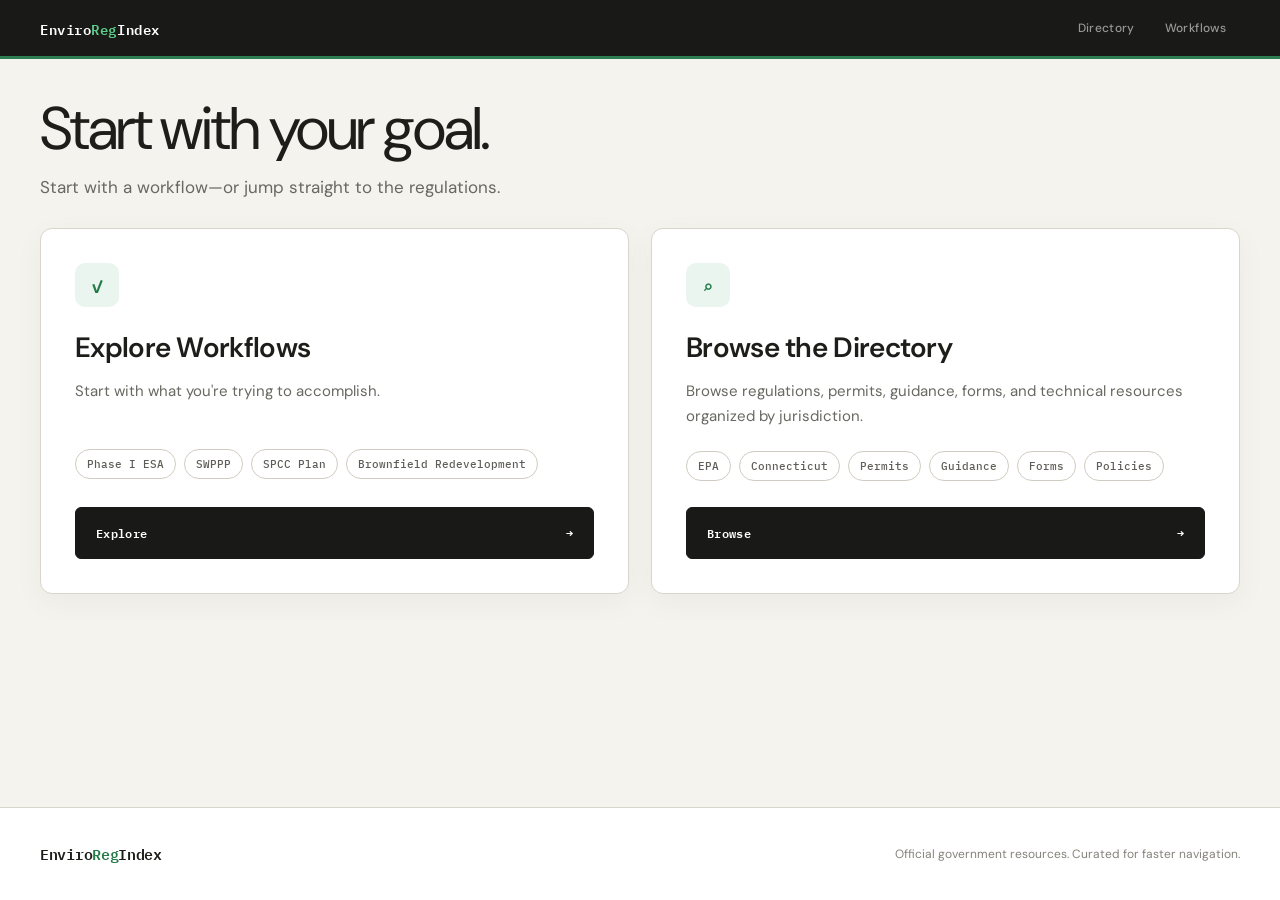
<file: index.html>
<!DOCTYPE html>
<html lang="en">
<head>
  <meta charset="UTF-8">
  <meta name="viewport" content="width=device-width, initial-scale=1.0">
  <meta name="description" content="Choose how to explore environmental regulatory knowledge with EnviroRegIndex.">
  <title>EnviroRegIndex — Environmental Regulatory Knowledge Platform</title>

  <link rel="preconnect" href="https://fonts.googleapis.com">
  <link rel="preconnect" href="https://fonts.gstatic.com" crossorigin>
  <link href="https://fonts.googleapis.com/css2?family=IBM+Plex+Mono:wght@400;500;600&family=DM+Sans:ital,opsz,wght@0,9..40,300;0,9..40,400;0,9..40,500;0,9..40,600&display=swap" rel="stylesheet">
  <link rel="stylesheet" href="platform.css">
  <link rel="stylesheet" href="site-shell.css">
  <script src="site-shell.js" defer></script>
</head>
<body class="platform-page">
  <eri-global-header></eri-global-header>

  <main class="platform-main">
    <section class="platform-intro" aria-labelledby="platform-heading">
      <h1 id="platform-heading">Start with your goal.</h1>
      <p>Start with a workflow—or jump straight to the regulations.</p>
    </section>

    <section class="experience-grid" aria-label="EnviroRegIndex experiences">
      <article class="experience-card">
        <div class="experience-card-top">
          <div class="experience-icon" aria-hidden="true">✓</div>
        </div>
        <h2>Explore Workflows</h2>
        <p class="experience-description">Start with what you're trying to accomplish.</p>
        <div class="experience-examples">
          <ul>
            <li>Phase I ESA</li>
            <li>SWPPP</li>
            <li>SPCC Plan</li>
            <li>Brownfield Redevelopment</li>
          </ul>
        </div>
        <a class="platform-button" href="tasks.html">
          Explore
          <span aria-hidden="true">→</span>
        </a>
      </article>

      <article class="experience-card">
        <div class="experience-card-top">
          <div class="experience-icon" aria-hidden="true">⌕</div>
        </div>
        <h2>Browse the Directory</h2>
        <p class="experience-description">Browse regulations, permits, guidance, forms, and technical resources organized by jurisdiction.</p>
        <div class="experience-tags" aria-hidden="true">
          <span>EPA</span>
          <span>Connecticut</span>
          <span>Permits</span>
          <span>Guidance</span>
          <span>Forms</span>
          <span>Policies</span>
        </div>
        <a class="platform-button" href="directory.html">
          Browse
          <span aria-hidden="true">→</span>
        </a>
      </article>
    </section>
  </main>

  <eri-global-footer></eri-global-footer>
</body>
</html>
</file>
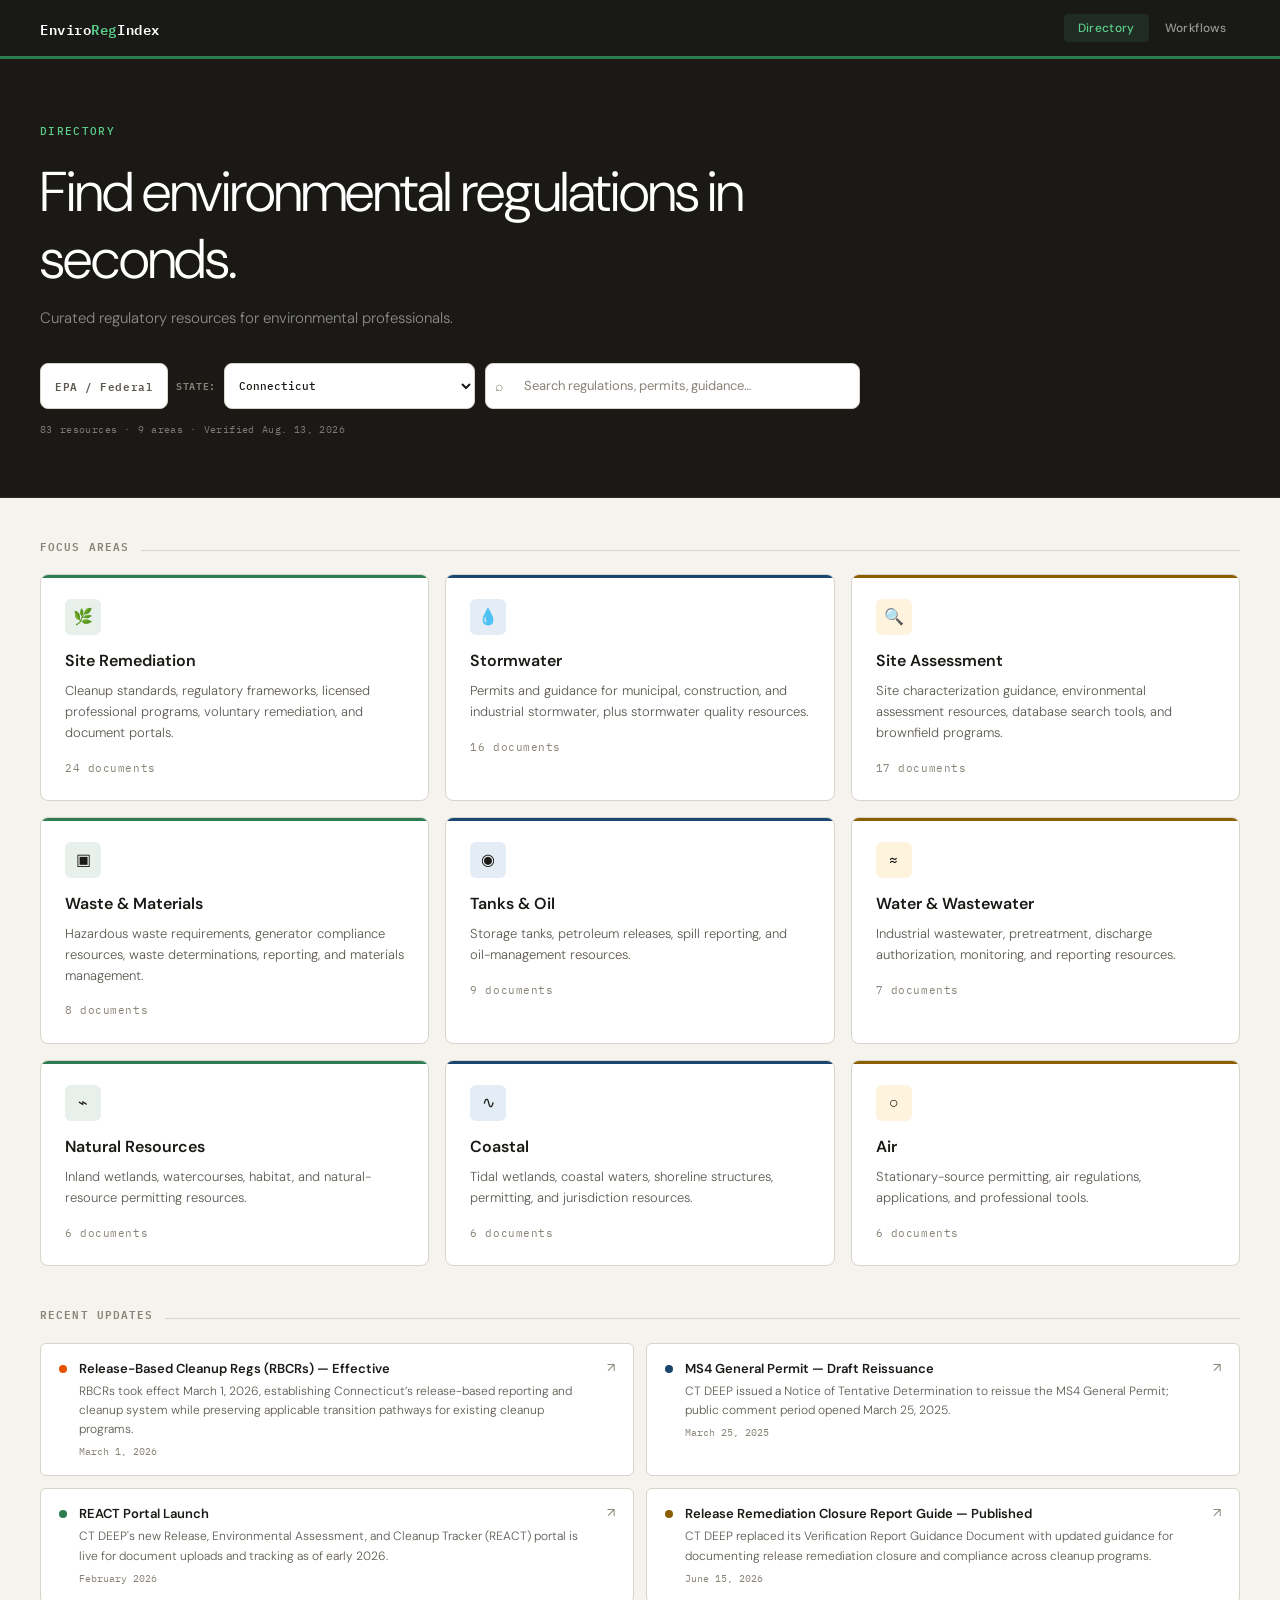
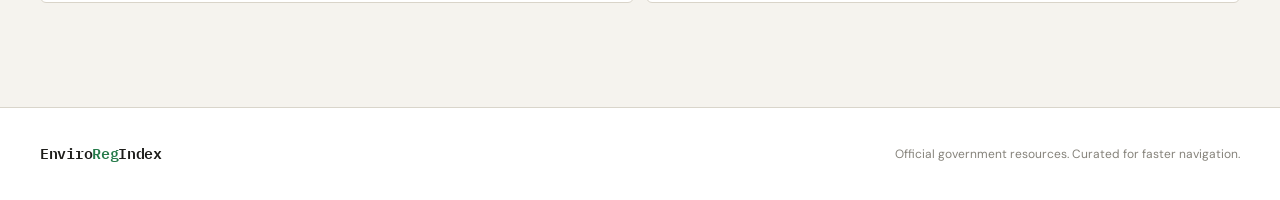
<file: directory.html>
<!DOCTYPE html>
<html lang="en">
<head>
  <meta charset="UTF-8">
  <meta name="viewport" content="width=device-width, initial-scale=1.0">
  <title>EnviroRegIndex — Environmental Regulatory Directory</title>

  <!-- Fonts -->
  <link rel="preconnect" href="https://fonts.googleapis.com">
  <link rel="preconnect" href="https://fonts.gstatic.com" crossorigin>
  <link href="https://fonts.googleapis.com/css2?family=IBM+Plex+Mono:wght@400;500;600&family=DM+Sans:ital,opsz,wght@0,9..40,300;0,9..40,400;0,9..40,500;0,9..40,600;1,9..40,300&display=swap" rel="stylesheet">

  <!-- Styles -->
  <link rel="stylesheet" href="styles.css">
  <link rel="stylesheet" href="site-shell.css">
  <script src="site-shell.js" defer></script>
</head>
<body>

<!-- ═══════════════════════════════════════════════════════════
     NAVIGATION
═══════════════════════════════════════════════════════════ -->
<eri-global-header active="directory"></eri-global-header>

<!-- ═══════════════════════════════════════════════════════════
     HOME VIEW
═══════════════════════════════════════════════════════════ -->
<!-- Directory controls remain available while viewing search results. -->
  <div class="hero" id="directory-hero">
    <div class="hero-inner">
      <div class="hero-label">Directory</div>
      <h1>Find environmental regulations in seconds.</h1>
      <p class="hero-sub">
        Curated regulatory resources for environmental professionals.
      </p>
      <div class="directory-tools">
        <div class="state-bar" role="group" aria-label="Jurisdiction selector">
          <div class="state-bar-inner" id="state-bar-inner"></div>
        </div>
        <div class="directory-search-wrap">
          <span class="search-icon" aria-hidden="true">⌕</span>
          <input
            type="search"
            id="globalSearch"
            autocomplete="off"
            placeholder="Search regulations, permits, guidance…"
            oninput="handleGlobalSearch(this.value)"
            aria-label="Search documents"
          >
        </div>
      </div>
      <div class="hero-context" aria-live="polite">
        <span id="total-resources">—</span> resources
        <span aria-hidden="true">·</span>
        <span id="focus-area-count">—</span> areas
        <span aria-hidden="true">·</span>
        Verified <span id="last-qa">—</span>
        <span class="state-loading" id="state-loading"><span class="state-loading-dot"></span>Loading…</span>
      </div>
    </div>
  </div>

<div id="view-home" class="view active">

  <!-- Category cards -->
  <div class="section">
    <div class="container">
      <div class="section-header">
        <span class="section-title">Focus Areas</span>
        <div class="section-line"></div>
      </div>
      <div class="cat-grid" id="focus-area-grid"></div>
    </div>
  </div>

  <!-- Recent updates -->
  <div class="section" style="padding-top:0">
    <div class="container">
      <div class="section-header">
        <span class="section-title">Recent Updates</span>
        <div class="section-line"></div>
      </div>
      <!-- Populated by app.js renderRecentUpdates() -->
      <div class="updates-grid" id="recent-updates-grid"></div>
    </div>
  </div>

</div><!-- /view-home -->


<!-- Focus-area views populated by app.js -->
<div id="focus-area-views"></div>


<!-- ═══════════════════════════════════════════════════════════
     SEARCH RESULTS VIEW
═══════════════════════════════════════════════════════════ -->
<div id="view-search" class="view">
  <div class="container">
    <div class="page-header">
      <div class="breadcrumb"><span>Search Results</span></div>
      <h1 class="page-title">Search Results</h1>
    </div>
    <div class="filter-bar">
      <span id="search-result-label" class="result-count"></span>
    </div>
    <div class="doc-list" id="list-search" role="list"></div>
  </div>
</div><!-- /view-search -->


<!-- ═══════════════════════════════════════════════════════════
     FOOTER
═══════════════════════════════════════════════════════════ -->
<eri-global-footer></eri-global-footer>

<!-- Application script -->
<script src="jurisdictions.js"></script>
<script src="app.js"></script>

</body>
</html>
</file>
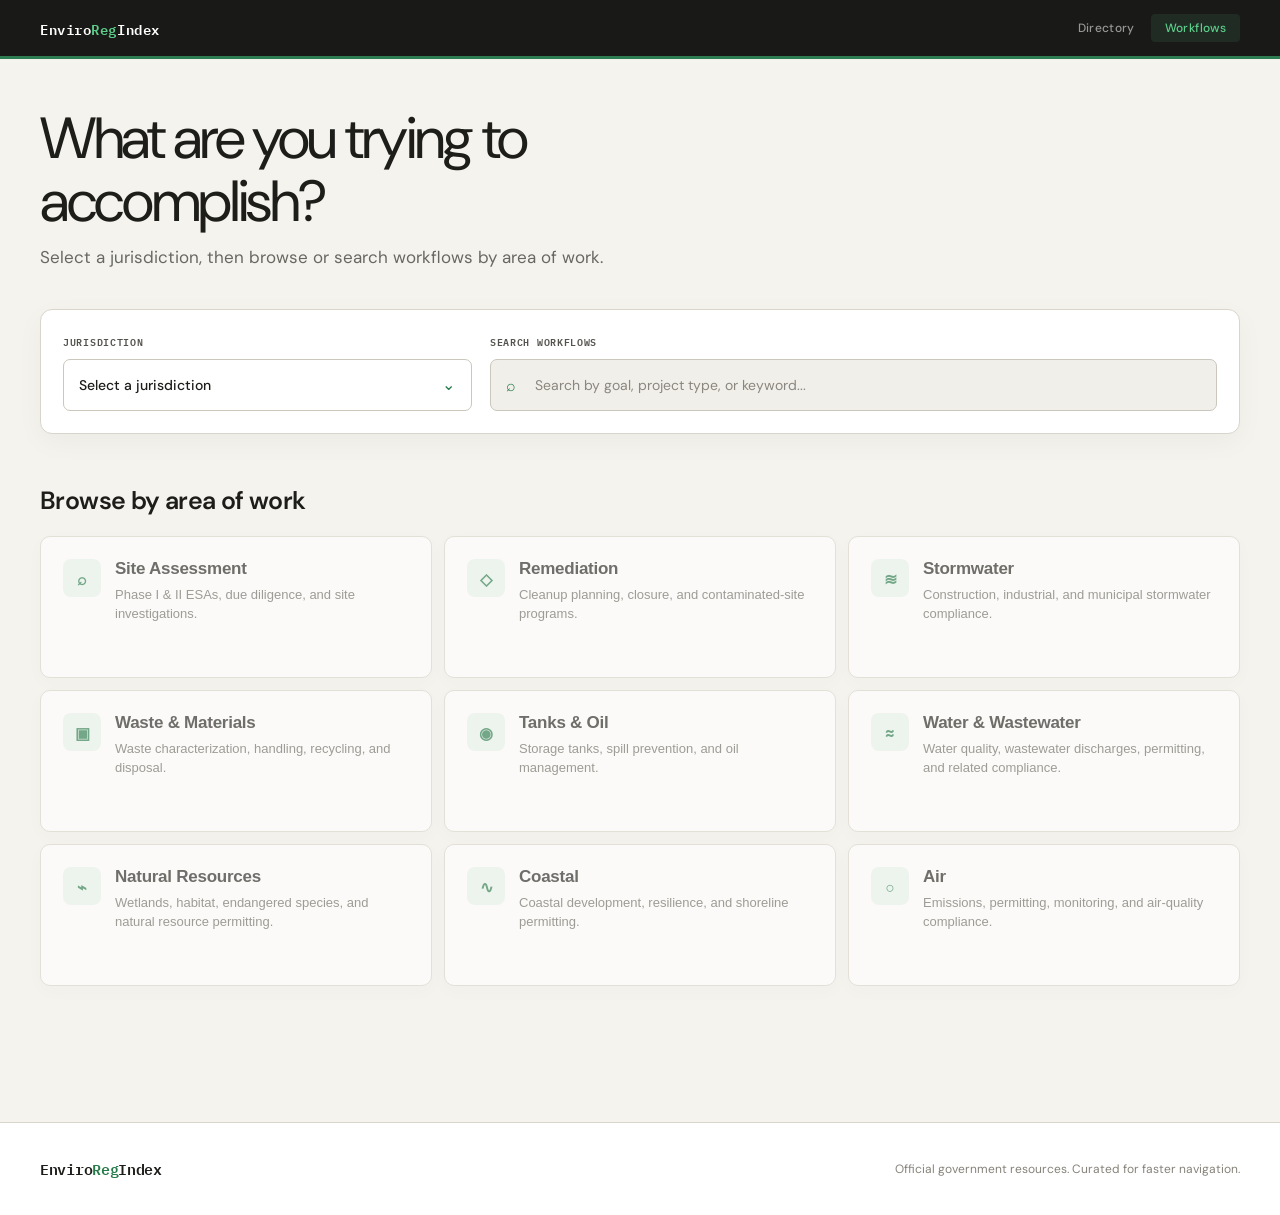
<file: tasks.html>
<!DOCTYPE html>
<html lang="en">
<head>
  <meta charset="UTF-8">
  <meta name="viewport" content="width=device-width, initial-scale=1.0">
  <meta name="description" content="Find environmental regulatory workflows by jurisdiction and area of work.">
  <title>Workflow Explorer — EnviroRegIndex</title>

  <link rel="preconnect" href="https://fonts.googleapis.com">
  <link rel="preconnect" href="https://fonts.gstatic.com" crossorigin>
  <link href="https://fonts.googleapis.com/css2?family=IBM+Plex+Mono:wght@400;500;600&family=DM+Sans:ital,opsz,wght@0,9..40,300;0,9..40,400;0,9..40,500;0,9..40,600&display=swap" rel="stylesheet">
  <link rel="stylesheet" href="platform.css">
  <link rel="stylesheet" href="workflow.css">
  <link rel="stylesheet" href="site-shell.css">
  <script src="site-shell.js" defer></script>
</head>
<body class="platform-page workflow-page">
  <eri-global-header active="workflows"></eri-global-header>

  <main class="workflow-main">
    <section class="workflow-hero" aria-labelledby="workflow-heading">
      <h1 id="workflow-heading">What are you trying to accomplish?</h1>
      <p>Select a jurisdiction, then browse or search workflows by area of work.</p>
    </section>

    <section class="workflow-controls" aria-label="Workflow jurisdiction and search">
      <div class="workflow-field">
        <label for="workflow-jurisdiction">Jurisdiction</label>
        <div class="workflow-select-wrap">
          <select id="workflow-jurisdiction">
            <option value="">Select a jurisdiction</option>
          </select>
        </div>
      </div>
      <div class="workflow-field workflow-search-field">
        <label for="workflow-search">Search workflows</label>
        <div class="workflow-search-wrap">
          <span aria-hidden="true">⌕</span>
          <input id="workflow-search" type="search" autocomplete="off"
            placeholder="Search by goal, project type, or keyword..." disabled>
        </div>
      </div>
    </section>

    <section class="workflow-section" aria-labelledby="business-lines-heading">
      <div class="workflow-section-heading">
        <div>
          <h2 id="business-lines-heading">Browse by area of work</h2>
        </div>
      </div>
      <div class="business-line-grid" id="business-line-grid"></div>
    </section>

    <section class="workflow-results" id="workflow-results" aria-live="polite" aria-labelledby="workflow-results-heading" hidden>
      <div class="workflow-section-heading">
        <div>
          <h2 id="workflow-results-heading">Workflows</h2>
        </div>
      </div>
      <div class="workflow-list" id="workflow-list"></div>
    </section>

  </main>

  <eri-global-footer></eri-global-footer>

  <script src="jurisdictions.js"></script>
  <script src="workflows.js"></script>
</body>
</html>
</file>
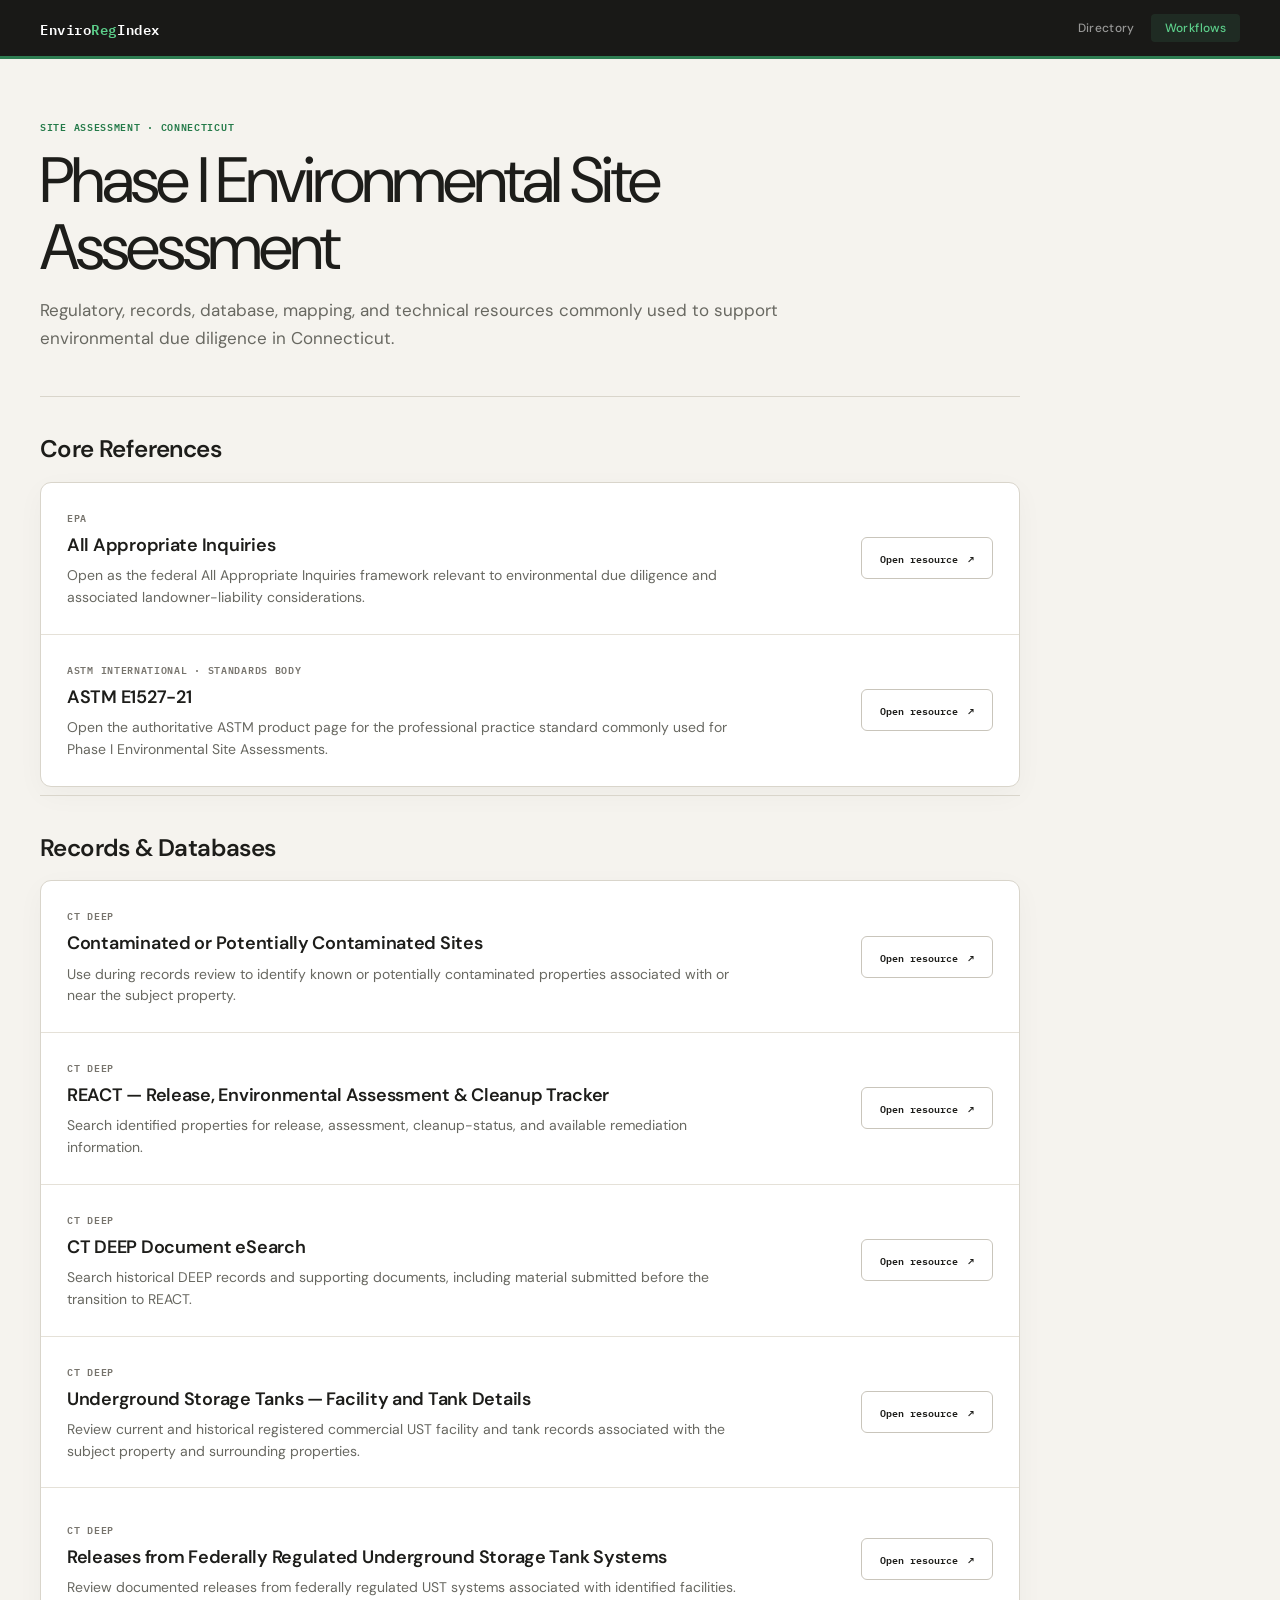
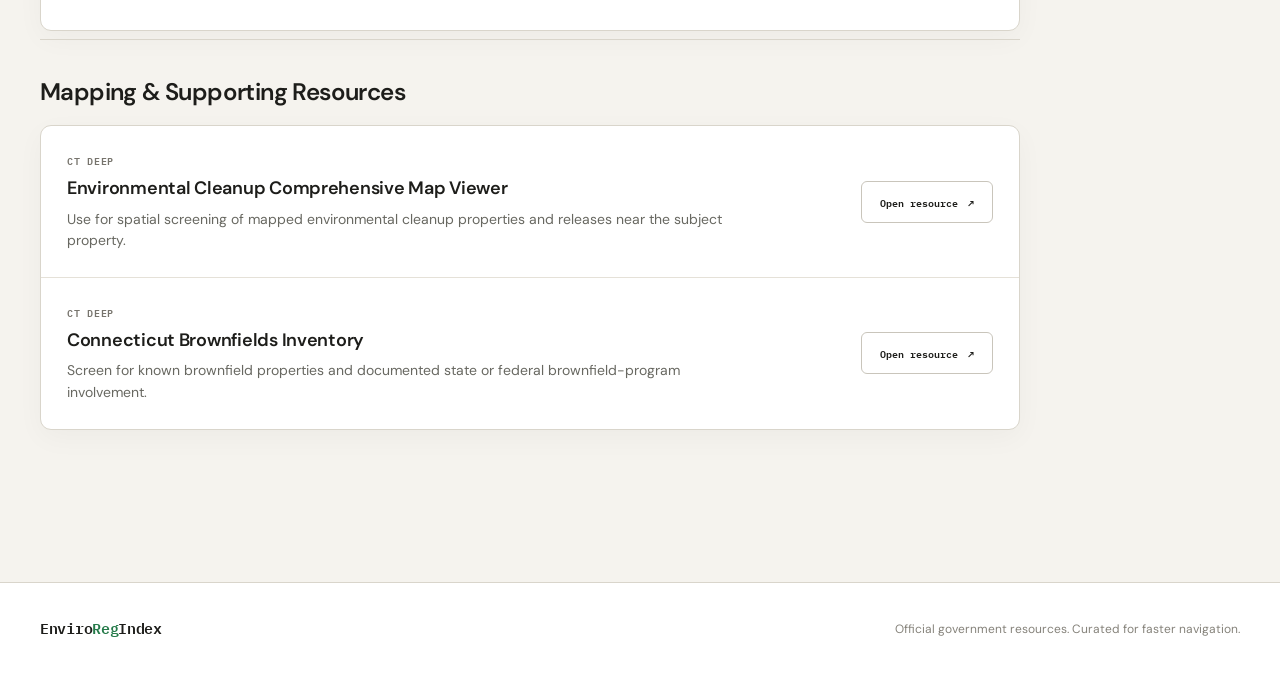
<file: workflow.html>
<!DOCTYPE html>
<html lang="en">
<head>
  <meta charset="UTF-8">
  <meta name="viewport" content="width=device-width, initial-scale=1.0">
  <meta name="description" content="Curated EnviroRegIndex workflow resources.">
  <title>Workflow — EnviroRegIndex</title>
  <link rel="preconnect" href="https://fonts.googleapis.com">
  <link rel="preconnect" href="https://fonts.gstatic.com" crossorigin>
  <link href="https://fonts.googleapis.com/css2?family=IBM+Plex+Mono:wght@400;500;600&family=DM+Sans:ital,opsz,wght@0,9..40,300;0,9..40,400;0,9..40,500;0,9..40,600&display=swap" rel="stylesheet">
  <link rel="stylesheet" href="platform.css">
  <link rel="stylesheet" href="workflow-detail.css">
  <link rel="stylesheet" href="site-shell.css">
  <script src="site-shell.js" defer></script>
</head>
<body class="platform-page workflow-detail-page">
  <eri-global-header active="workflows"></eri-global-header>

  <main class="workflow-detail-main">
    <div class="workflow-detail-loading" id="workflow-loading">Loading workflow…</div>
    <div id="workflow-error" class="workflow-detail-error" hidden></div>
    <article id="workflow-content" hidden>
      <header class="workflow-detail-hero">
        <div class="workflow-detail-context" id="workflow-context"></div>
        <h1 id="workflow-title"></h1>
        <p id="workflow-description"></p>
      </header>
      <div id="workflow-sections"></div>
    </article>
  </main>

  <eri-global-footer></eri-global-footer>
  <script src="jurisdictions.js"></script>
  <script src="workflow-detail.js"></script>
</body>
</html>
</file>
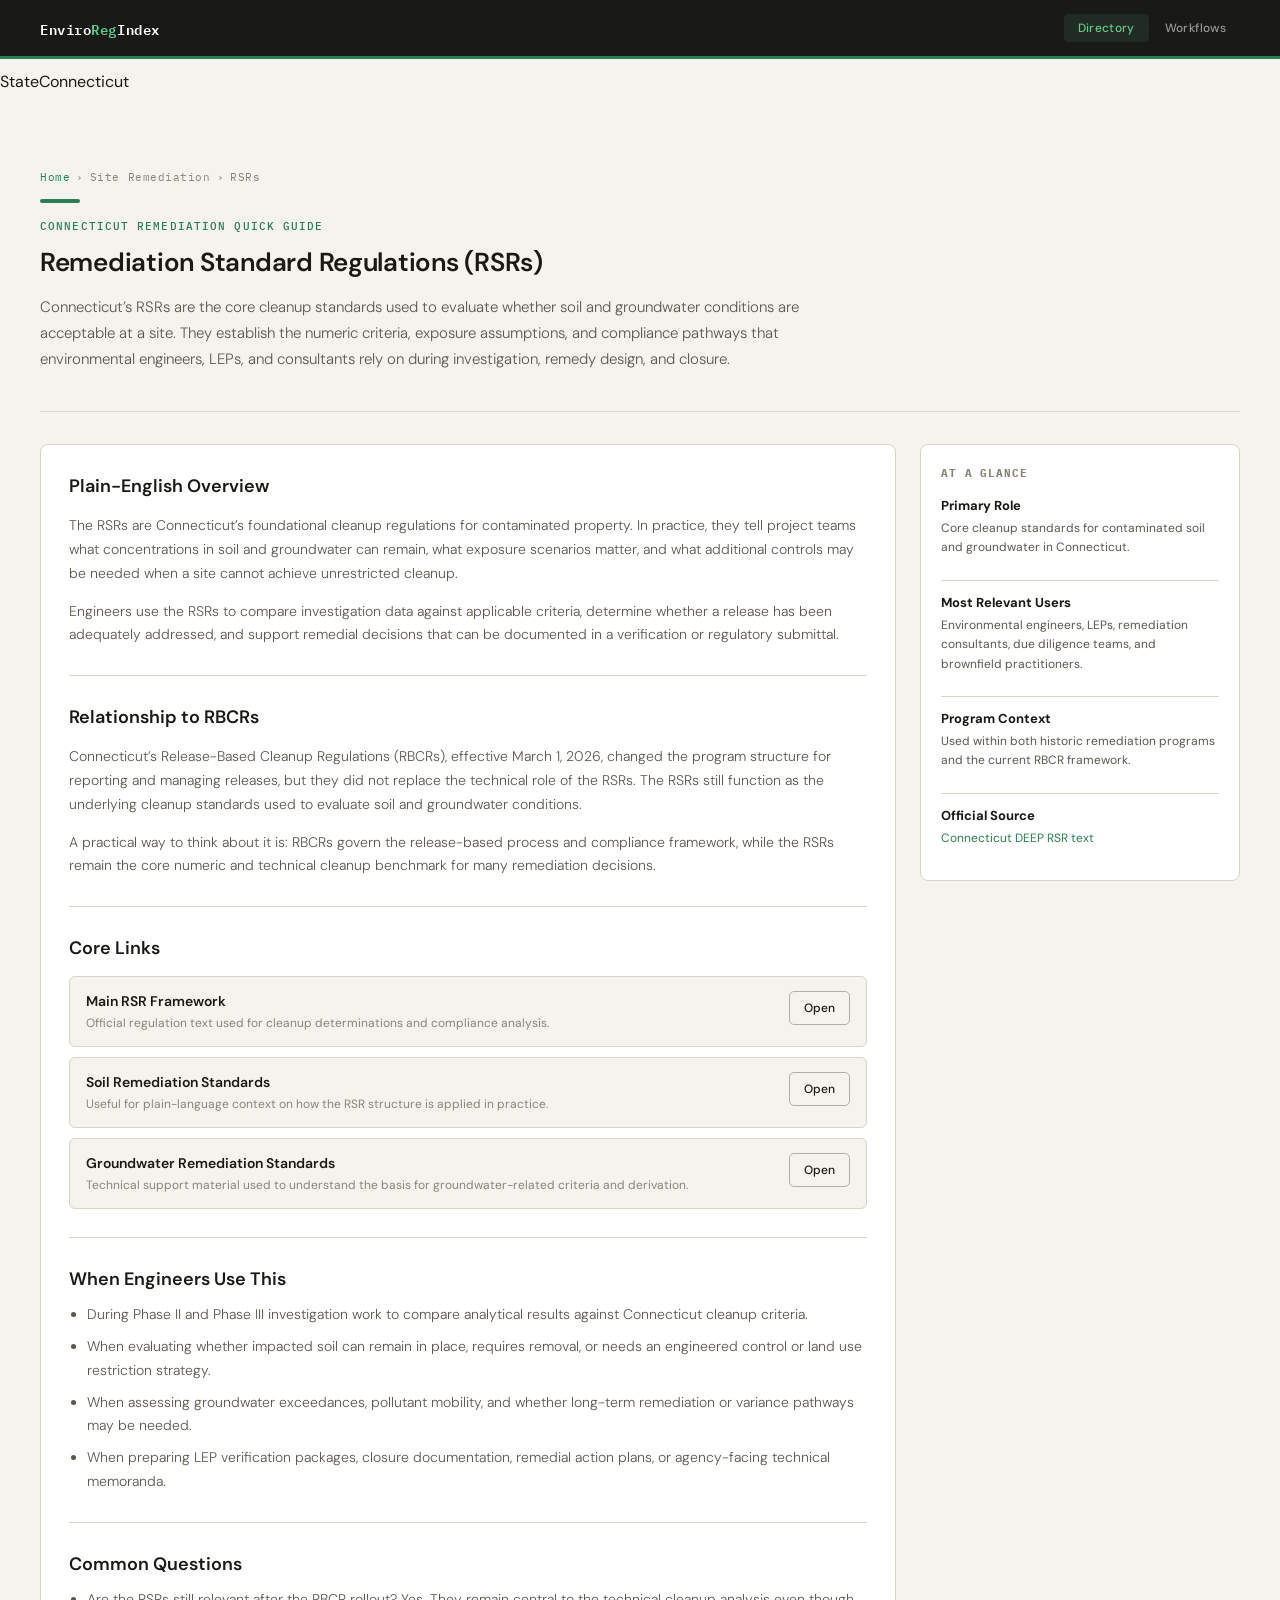
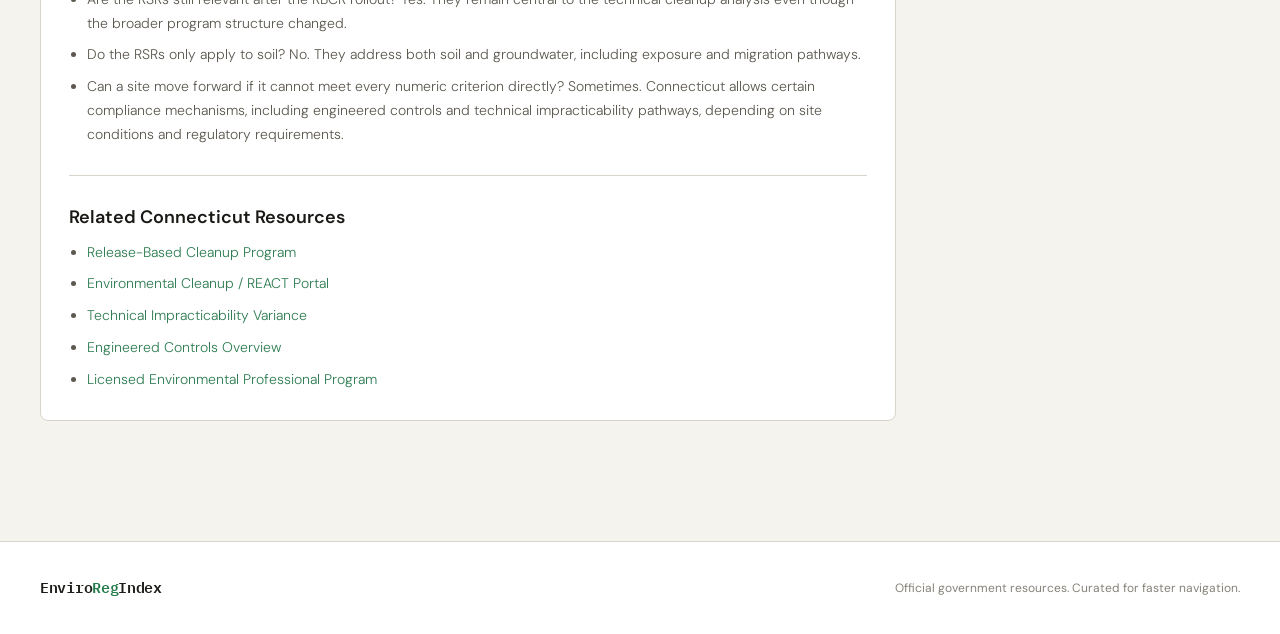
<file: pages/ct/remediation/rsr.html>
<!DOCTYPE html>
<html lang="en">
<head>
  <meta charset="UTF-8">
  <meta name="viewport" content="width=device-width, initial-scale=1.0">
  <title>EnviroRegIndex — Connecticut RSR Quick Guide</title>

  <link rel="preconnect" href="https://fonts.googleapis.com">
  <link rel="preconnect" href="https://fonts.gstatic.com" crossorigin>
  <link href="https://fonts.googleapis.com/css2?family=IBM+Plex+Mono:wght@400;500;600&family=DM+Sans:ital,opsz,wght@0,9..40,300;0,9..40,400;0,9..40,500;0,9..40,600;1,9..40,300&display=swap" rel="stylesheet">

  <link rel="stylesheet" href="../../../styles.css">

  <style>
    .detail-shell {
      padding: 32px 0 56px;
    }

    .detail-grid {
      display: grid;
      grid-template-columns: minmax(0, 1fr) 320px;
      gap: 24px;
      align-items: start;
    }

    .detail-main,
    .detail-side {
      background: var(--surface);
      border: 1px solid var(--border);
      border-radius: 8px;
    }

    .detail-main {
      padding: 28px;
    }

    .detail-side {
      padding: 20px;
      position: sticky;
      top: 88px;
    }

    .detail-section + .detail-section {
      margin-top: 28px;
      padding-top: 28px;
      border-top: 1px solid var(--border);
    }

    .detail-section h2 {
      font-size: 18px;
      font-weight: 600;
      margin: 0 0 10px;
      color: var(--text-primary);
    }

    .detail-section p,
    .detail-section li {
      font-size: 14px;
      color: var(--text-secondary);
      font-weight: 300;
      line-height: 1.7;
    }

    .detail-section ul {
      margin: 0;
      padding-left: 18px;
    }

    .detail-section li + li {
      margin-top: 8px;
    }

    .detail-kicker {
      font-family: 'IBM Plex Mono', monospace;
      font-size: 11px;
      font-weight: 500;
      letter-spacing: 0.1em;
      text-transform: uppercase;
      color: var(--accent-green-mid);
      margin-bottom: 12px;
    }

    .detail-summary {
      font-size: 15px;
      color: var(--text-secondary);
      font-weight: 300;
      line-height: 1.75;
      max-width: 760px;
    }

    .detail-links {
      display: grid;
      gap: 10px;
      margin-top: 14px;
    }

    .detail-resource {
      display: flex;
      justify-content: space-between;
      gap: 12px;
      align-items: center;
      padding: 14px 16px;
      border: 1px solid var(--border);
      border-radius: 6px;
      text-decoration: none;
      color: inherit;
      background: var(--bg);
      transition: all 0.15s;
    }

    .detail-resource:hover {
      border-color: var(--border-strong);
      background: #F0EEE8;
    }

    .detail-resource-title {
      font-size: 14px;
      font-weight: 600;
      color: var(--text-primary);
      margin-bottom: 2px;
    }

    .detail-resource-note {
      font-size: 12px;
      color: var(--text-muted);
      line-height: 1.5;
    }

    .side-title {
      font-family: 'IBM Plex Mono', monospace;
      font-size: 11px;
      letter-spacing: 0.08em;
      text-transform: uppercase;
      color: var(--text-muted);
      margin: 0 0 14px;
    }

    .side-list {
      display: grid;
      gap: 10px;
    }

    .side-card {
      padding: 12px 0;
      border-top: 1px solid var(--border);
    }

    .side-card:first-child {
      border-top: none;
      padding-top: 0;
    }

    .side-card strong {
      display: block;
      font-size: 13px;
      color: var(--text-primary);
      margin-bottom: 4px;
    }

    .side-card span {
      display: block;
      font-size: 12px;
      color: var(--text-secondary);
      line-height: 1.6;
    }

    .detail-main a,
    .detail-side a {
      color: var(--accent-green-mid);
      text-decoration: none;
    }

    .detail-main a:hover,
    .detail-side a:hover {
      text-decoration: underline;
    }

    @media (max-width: 900px) {
      .detail-grid {
        grid-template-columns: 1fr;
      }

      .detail-side {
        position: static;
      }

      .detail-main,
      .detail-side {
        padding: 20px;
      }
    }
  </style>
  <link rel="stylesheet" href="../../../site-shell.css">
  <script src="../../../site-shell.js" defer></script>
</head>
<body>

<eri-global-header active="directory"></eri-global-header>

<div class="state-bar" aria-hidden="true">
  <div class="state-bar-inner">
    <span class="state-bar-label">State</span>
    <span class="state-btn active">Connecticut</span>
  </div>
</div>

<div class="detail-shell">
  <div class="container">
    <div class="page-header">
      <div class="breadcrumb">
        <a href="/">Home</a>
        <span>›</span>
        <span>Site Remediation</span>
        <span>›</span>
        <span>RSRs</span>
      </div>
      <div class="cat-header-bar color-green"></div>
      <div class="detail-kicker">Connecticut Remediation Quick Guide</div>
      <h1 class="page-title"><strong>Remediation Standard Regulations (RSRs)</strong></h1>
      <p class="detail-summary">
        Connecticut’s RSRs are the core cleanup standards used to evaluate whether soil and groundwater conditions are acceptable at a site. They establish the numeric criteria, exposure assumptions, and compliance pathways that environmental engineers, LEPs, and consultants rely on during investigation, remedy design, and closure.
      </p>
    </div>

    <div class="detail-grid">
      <main class="detail-main">
        <section class="detail-section">
          <h2>Plain-English Overview</h2>
          <p>
            The RSRs are Connecticut’s foundational cleanup regulations for contaminated property. In practice, they tell project teams what concentrations in soil and groundwater can remain, what exposure scenarios matter, and what additional controls may be needed when a site cannot achieve unrestricted cleanup.
          </p>
          <p>
            Engineers use the RSRs to compare investigation data against applicable criteria, determine whether a release has been adequately addressed, and support remedial decisions that can be documented in a verification or regulatory submittal.
          </p>
        </section>

        <section class="detail-section">
          <h2>Relationship to RBCRs</h2>
          <p>
            Connecticut’s Release-Based Cleanup Regulations (RBCRs), effective March 1, 2026, changed the program structure for reporting and managing releases, but they did not replace the technical role of the RSRs. The RSRs still function as the underlying cleanup standards used to evaluate soil and groundwater conditions.
          </p>
          <p>
            A practical way to think about it is: RBCRs govern the release-based process and compliance framework, while the RSRs remain the core numeric and technical cleanup benchmark for many remediation decisions.
          </p>
        </section>

        <section class="detail-section">
          <h2>Core Links</h2>
          <div class="detail-links">
            <a class="detail-resource" href="https://portal.ct.gov/-/media/DEEP/site_clean_up/remediation_regulations/RSR_2-16-21-with-indents.pdf" target="_blank" rel="noopener">
              <div>
                <div class="detail-resource-title">Main RSR Framework</div>
                <div class="detail-resource-note">Official regulation text used for cleanup determinations and compliance analysis.</div>
              </div>
              <span class="doc-link">Open</span>
            </a>

            <a class="detail-resource" href="https://portal.ct.gov/DEEP/Remediation--Site-Clean-Up/Remediation-Standard-Regulations/Remediation-Standard-Regulations-Fact-Sheet" target="_blank" rel="noopener">
              <div>
                <div class="detail-resource-title">Soil Remediation Standards</div>
                <div class="detail-resource-note">Useful for plain-language context on how the RSR structure is applied in practice.</div>
              </div>
              <span class="doc-link">Open</span>
            </a>

            <a class="detail-resource" href="https://portal.ct.gov/DEEP/Remediation--Site-Clean-Up/Remediation-Standard-Regulations/1996-RSR-Criteria-Derivation" target="_blank" rel="noopener">
              <div>
                <div class="detail-resource-title">Groundwater Remediation Standards</div>
                <div class="detail-resource-note">Technical support material used to understand the basis for groundwater-related criteria and derivation.</div>
              </div>
              <span class="doc-link">Open</span>
            </a>
          </div>
        </section>

        <section class="detail-section">
          <h2>When Engineers Use This</h2>
          <ul>
            <li>During Phase II and Phase III investigation work to compare analytical results against Connecticut cleanup criteria.</li>
            <li>When evaluating whether impacted soil can remain in place, requires removal, or needs an engineered control or land use restriction strategy.</li>
            <li>When assessing groundwater exceedances, pollutant mobility, and whether long-term remediation or variance pathways may be needed.</li>
            <li>When preparing LEP verification packages, closure documentation, remedial action plans, or agency-facing technical memoranda.</li>
          </ul>
        </section>

        <section class="detail-section">
          <h2>Common Questions</h2>
          <ul>
            <li>Are the RSRs still relevant after the RBCR rollout? Yes. They remain central to the technical cleanup analysis even though the broader program structure changed.</li>
            <li>Do the RSRs only apply to soil? No. They address both soil and groundwater, including exposure and migration pathways.</li>
            <li>Can a site move forward if it cannot meet every numeric criterion directly? Sometimes. Connecticut allows certain compliance mechanisms, including engineered controls and technical impracticability pathways, depending on site conditions and regulatory requirements.</li>
          </ul>
        </section>

        <section class="detail-section">
          <h2>Related Connecticut Resources</h2>
          <ul>
            <li><a href="https://portal.ct.gov/deep/remediation--site-clean-up/release-based-cleanup-program/release-based-cleanup-program" target="_blank" rel="noopener">Release-Based Cleanup Program</a></li>
            <li><a href="https://portal.ct.gov/deep/remediation--site-clean-up/environmental-cleanup" target="_blank" rel="noopener">Environmental Cleanup / REACT Portal</a></li>
            <li><a href="https://portal.ct.gov/deep/remediation--site-clean-up/remediation-standard-regulations/technical-impracticability-variance" target="_blank" rel="noopener">Technical Impracticability Variance</a></li>
            <li><a href="https://portal.ct.gov/deep/remediation--site-clean-up/remediation-standard-regulations/engineered-control-variances" target="_blank" rel="noopener">Engineered Controls Overview</a></li>
            <li><a href="https://portal.ct.gov/DEEP/Remediation--Site-Clean-Up/Licensed-Environmental-Professional-Program" target="_blank" rel="noopener">Licensed Environmental Professional Program</a></li>
          </ul>
        </section>
      </main>

      <aside class="detail-side">
        <h2 class="side-title">At A Glance</h2>
        <div class="side-list">
          <div class="side-card">
            <strong>Primary Role</strong>
            <span>Core cleanup standards for contaminated soil and groundwater in Connecticut.</span>
          </div>
          <div class="side-card">
            <strong>Most Relevant Users</strong>
            <span>Environmental engineers, LEPs, remediation consultants, due diligence teams, and brownfield practitioners.</span>
          </div>
          <div class="side-card">
            <strong>Program Context</strong>
            <span>Used within both historic remediation programs and the current RBCR framework.</span>
          </div>
          <div class="side-card">
            <strong>Official Source</strong>
            <span><a href="https://portal.ct.gov/-/media/DEEP/site_clean_up/remediation_regulations/RSR_2-16-21-with-indents.pdf" target="_blank" rel="noopener">Connecticut DEEP RSR text</a></span>
          </div>
        </div>
      </aside>
    </div>
  </div>
</div>

<eri-global-footer></eri-global-footer>

</body>
</html>
</file>
<file: platform.css>
:root {
  --platform-dark: #191917;
  --platform-dark-soft: #222220;
  --platform-green: #5CCE8A;
  --platform-green-dark: #247A49;
  --platform-green-pale: #E9F5EE;
  --platform-surface: #F5F3EE;
  --platform-card: #FFFFFF;
  --platform-text: #1D1D1A;
  --platform-muted: #686861;
  --platform-border: #D9D5CB;
}

* { box-sizing: border-box; }

html { min-height: 100%; }

body {
  margin: 0;
  min-height: 100vh;
  font-family: 'DM Sans', sans-serif;
  color: var(--platform-text);
  background: var(--platform-surface);
  -webkit-font-smoothing: antialiased;
}

.platform-page {
  display: flex;
  flex-direction: column;
}

.platform-main {
  flex: 1;
  width: min(1180px, calc(100% - 48px));
  margin: 0 auto;
  padding: 38px 0 56px;
}

.platform-intro {
  max-width: 720px;
  margin-bottom: 26px;
}

.eyebrow {
  font-family: 'IBM Plex Mono', monospace;
  font-size: 10px;
  font-weight: 600;
  letter-spacing: 0.12em;
  text-transform: uppercase;
  color: var(--platform-green-dark);
}

.platform-intro h1,
.placeholder-panel h1 {
  margin: 13px 0 12px;
  font-size: clamp(42px, 5vw, 60px);
  line-height: 1.07;
  font-weight: 400;
  letter-spacing: -0.035em;
}

.platform-intro h1 { margin-top: 0; }

.platform-intro > p,
.placeholder-panel > p {
  margin: 0;
  max-width: 640px;
  color: var(--platform-muted);
  font-size: 17px;
  line-height: 1.7;
}

.experience-grid {
  display: grid;
  grid-template-columns: repeat(2, minmax(0, 1fr));
  gap: 22px;
}

.experience-card {
  position: relative;
  min-height: 348px;
  display: flex;
  flex-direction: column;
  padding: 34px;
  background: var(--platform-card);
  border: 1px solid var(--platform-border);
  border-radius: 12px;
  box-shadow: 0 8px 30px rgba(25,25,23,0.045);
  cursor: pointer;
  transition: transform 0.2s ease, box-shadow 0.2s ease, border-color 0.2s ease;
}

.experience-card:hover,
.experience-card:focus-within {
  transform: translateY(-3px);
  border-color: #B9B4A9;
  box-shadow: 0 18px 46px rgba(25,25,23,0.09);
}

.experience-card-top {
  display: flex;
  align-items: center;
  margin-bottom: 22px;
}

.experience-icon,
.placeholder-mark {
  width: 44px;
  height: 44px;
  display: grid;
  place-items: center;
  border-radius: 10px;
  background: var(--platform-green-pale);
  color: var(--platform-green-dark);
  font-family: 'IBM Plex Mono', monospace;
  font-size: 18px;
  font-weight: 600;
}

.experience-card h2 {
  margin: 0 0 13px;
  font-size: 28px;
  font-weight: 600;
  letter-spacing: -0.025em;
}

.experience-description {
  margin: 0;
  min-height: 48px;
  color: var(--platform-muted);
  font-size: 15px;
  line-height: 1.65;
}

.experience-examples,
.experience-tags {
  margin: 22px 0 26px;
}

.experience-examples ul,
.experience-tags {
  display: flex;
  flex-wrap: wrap;
  align-content: flex-start;
  gap: 8px;
}

.experience-examples ul {
  margin: 0;
  padding: 0;
  list-style: none;
}

.experience-examples li,
.experience-tags span {
  padding: 7px 11px;
  border: 1px solid #D1CCC1;
  border-radius: 999px;
  background: transparent;
  font-family: 'IBM Plex Mono', monospace;
  font-size: 11px;
  font-weight: 500;
  color: #5F5D57;
}

.platform-button {
  margin-top: auto;
  min-height: 52px;
  display: flex;
  align-items: center;
  justify-content: space-between;
  gap: 18px;
  padding: 0 20px;
  border: 1px solid var(--platform-dark);
  border-radius: 6px;
  color: #FFFFFF;
  background: var(--platform-dark);
  font-family: 'IBM Plex Mono', monospace;
  font-size: 12px;
  font-weight: 600;
  letter-spacing: 0.03em;
  text-decoration: none;
  transition: color 0.15s, background 0.15s, border-color 0.15s;
}

.platform-button::after {
  content: '';
  position: absolute;
  inset: 0;
  border-radius: inherit;
}

.platform-button:hover,
.platform-button:focus-visible {
  color: var(--platform-dark);
  background: var(--platform-green);
  border-color: var(--platform-green);
}

.experience-card:hover .platform-button {
  color: var(--platform-dark);
  background: var(--platform-green);
  border-color: var(--platform-green);
}

.platform-button:focus-visible {
  outline: 2px solid var(--platform-green);
  outline-offset: 3px;
}

.placeholder-page { background: var(--platform-dark); }

.placeholder-main {
  flex: 1;
  width: min(900px, calc(100% - 48px));
  margin: 0 auto;
  display: grid;
  place-items: center;
  padding: 72px 0;
}

.placeholder-panel {
  width: 100%;
  padding: clamp(32px, 7vw, 68px);
  border: 1px solid rgba(255,255,255,0.12);
  border-top: 3px solid var(--platform-green);
  border-radius: 8px;
  background: var(--platform-dark-soft);
  color: #FFFFFF;
}

.placeholder-panel .placeholder-mark { margin: 32px 0 24px; }

.placeholder-panel h1 {
  max-width: 720px;
  font-size: clamp(32px, 5vw, 52px);
}

.placeholder-panel > p { color: rgba(255,255,255,0.55); }

.platform-button-inline {
  width: fit-content;
  margin-top: 34px;
  background: transparent;
  border-color: rgba(255,255,255,0.28);
}

@media (max-width: 760px) {
  .platform-main,
  .placeholder-main {
    width: min(100% - 32px, 1180px);
  }

  .platform-main { padding: 30px 0 44px; }
  .platform-intro { margin-bottom: 24px; }
  .platform-intro h1 { font-size: 42px; }
  .platform-intro > p { font-size: 16px; }
  .experience-grid { grid-template-columns: 1fr; }
  .experience-card { min-height: 0; padding: 27px 25px; }
  .experience-description { min-height: 0; }
  .platform-button { margin-top: 26px; }
  .placeholder-main { padding: 40px 0; }
  .placeholder-panel { padding: 30px 24px; }
  .placeholder-panel h1 { font-size: 34px; }
}

@media (max-width: 380px) {
  .platform-intro h1 { font-size: 38px; }
  .experience-card { padding: 25px 21px; }
}
</file>
<file: site-shell.css>
/* One site frame for every EnviroRegIndex experience. */
:root {
  --site-content-max: 1200px;
  --site-gutter: 24px;
  --site-gutter-mobile: 16px;
  --site-shell-border: #d9d5cb;
}

eri-global-header {
  display: block;
  position: sticky;
  top: 0;
  z-index: 100;
}

.global-header {
  background: #191917;
  border-bottom: 3px solid #2e7d52;
}

.global-header-inner {
  width: min(var(--site-content-max), calc(100% - (2 * var(--site-gutter))));
  min-height: 56px;
  margin: 0 auto;
  display: flex;
  align-items: center;
  justify-content: space-between;
  gap: 24px;
}

.global-header-logo {
  flex-shrink: 0;
  color: #fff;
  font: 600 14px 'IBM Plex Mono', monospace;
  letter-spacing: 0.04em;
  text-decoration: none;
}

.global-header-logo span { color: #5cce8a; }

.global-header-nav {
  display: flex;
  align-items: center;
  gap: 2px;
}

.global-header-link {
  padding: 6px 14px;
  border-radius: 4px;
  color: rgba(255, 255, 255, 0.55);
  font: 500 12px 'DM Sans', sans-serif;
  letter-spacing: 0.03em;
  text-decoration: none;
  white-space: nowrap;
  transition: color 0.15s, background 0.15s;
}

.global-header-link:hover {
  color: #fff;
  background: rgba(255, 255, 255, 0.08);
}

.global-header-link.active {
  color: #5cce8a;
  background: rgba(92, 206, 138, 0.1);
}

.global-header-link:focus-visible,
.global-header-logo:focus-visible {
  outline: 2px solid #5cce8a;
  outline-offset: 2px;
}

eri-global-footer {
  display: block;
  margin-top: auto;
}

.global-footer {
  margin-top: 64px;
  padding: 0;
  border-top: 1px solid var(--site-shell-border);
  background: #fff;
}

.global-footer-inner {
  width: min(var(--site-content-max), calc(100% - (2 * var(--site-gutter))));
  min-height: 92px;
  margin: 0 auto;
  display: flex;
  align-items: center;
  justify-content: space-between;
  gap: 24px;
}

.global-footer-logo {
  color: #1d1d1a;
  font: 600 15px 'IBM Plex Mono', monospace;
  letter-spacing: -0.02em;
  white-space: nowrap;
}

.global-footer-logo span { color: #247a49; }

.global-footer-inner p {
  margin: 0;
  color: #85827a;
  font: 400 12px 'DM Sans', sans-serif;
  text-align: right;
}

/* Shared outer content width; page-specific components retain their own layout. */
.container,
.hero-inner,
.platform-main,
.workflow-main,
.workflow-detail-main {
  width: min(var(--site-content-max), calc(100% - (2 * var(--site-gutter))));
  max-width: none;
  margin-left: auto;
  margin-right: auto;
  padding-left: 0;
  padding-right: 0;
}

#workflow-content,
.workflow-detail-loading,
.workflow-detail-error { max-width: 980px; }

@media (max-width: 768px) {
  .global-header-inner {
    width: calc(100% - (2 * var(--site-gutter-mobile)));
    min-height: 56px;
    gap: 10px;
  }

  .global-header-logo { font-size: 12px; }
  .global-header-link { padding: 6px 8px; font-size: 11px; }

  .global-footer-inner {
    width: calc(100% - (2 * var(--site-gutter-mobile)));
    min-height: 112px;
    padding: 24px 0;
    flex-direction: column;
    align-items: flex-start;
    justify-content: center;
    gap: 8px;
  }

  .global-footer-inner p { text-align: left; }

  .container,
  .hero-inner,
  .platform-main,
  .workflow-main,
  .workflow-detail-main {
    width: calc(100% - (2 * var(--site-gutter-mobile)));
  }
}
</file>
<file: styles.css>
/* ============================================================
   EnviroRegIndex — styles.css
   Extracted from ct-env-hub.html. DO NOT change design tokens.
   Mobile improvements: spacing & line-height only.
   ============================================================ */

/* ── Design Tokens ─────────────────────────────────────────── */
:root {
  --bg: #F5F3EE;
  --surface: #FFFFFF;
  --border: #D9D4C9;
  --border-strong: #B5AFA3;
  --text-primary: #1A1915;
  --text-secondary: #5C5850;
  --text-muted: #8A8478;
  --accent-green: #1D5C3A;
  --accent-green-light: #E8F0EC;
  --accent-green-mid: #2E7D52;
  --accent-amber: #8B5E00;
  --accent-amber-light: #FEF3DC;
  --accent-blue: #1B4670;
  --accent-blue-light: #E4ECF5;
  --accent-rust: #7A3020;
  --accent-rust-light: #FAE8E4;
  --tag-bg: #EDEAE4;
  --tag-text: #4A4740;
}

/* ── Reset ──────────────────────────────────────────────────── */
* { box-sizing: border-box; }

body {
  font-family: 'DM Sans', sans-serif;
  background: var(--bg);
  color: var(--text-primary);
  min-height: 100vh;
  margin: 0;
  /* Mobile: slightly looser base line-height */
  line-height: 1.5;
}

.mono { font-family: 'IBM Plex Mono', monospace; }

#globalSearch {
  width: 100%;
  padding: 8px 12px 8px 36px;
  background: var(--surface);
  border: 1px solid var(--border);
  border-radius: 8px;
  color: var(--text-primary);
  font-family: 'DM Sans', sans-serif;
  font-size: 13px;
  outline: none;
  transition: border-color 0.2s;
}

#globalSearch::placeholder { color: var(--text-muted); }
#globalSearch:focus {
  border-color: var(--accent-green-mid);
  box-shadow: 0 0 0 3px rgba(46,125,82,0.12);
}

.search-icon {
  position: absolute;
  left: 10px;
  top: 50%;
  transform: translateY(-50%);
  color: var(--text-muted);
  font-size: 14px;
  pointer-events: none;
}

/* ── Jurisdiction Selector ──────────────────────────────────── */
.state-bar {
  flex: 0 0 auto;
}

.state-bar-inner {
  display: flex;
  align-items: center;
  min-height: 46px;
}

.jurisdiction-controls {
  display: flex;
  align-items: center;
  gap: 8px;
}

.federal-jurisdiction-btn {
  font-family: 'IBM Plex Mono', monospace;
  font-size: 11px;
  font-weight: 600;
  letter-spacing: 0.05em;
  color: var(--text-secondary);
  background: var(--surface);
  border: 1px solid var(--border);
  border-radius: 8px;
  padding: 0 14px;
  height: 46px;
  cursor: pointer;
  transition: color 0.15s, background 0.15s, border-color 0.15s;
  white-space: nowrap;
}

.federal-jurisdiction-btn:hover {
  color: var(--accent-green);
  border-color: var(--border-strong);
}

.federal-jurisdiction-btn.active {
  color: var(--accent-green);
  background: var(--accent-green-light);
  border-color: rgba(46,125,82,0.45);
}

.federal-jurisdiction-btn:focus-visible,
.state-select:focus-visible {
  outline: 2px solid #5CCE8A;
  outline-offset: 2px;
}

.state-select-label {
  display: flex;
  align-items: center;
  gap: 8px;
  font-family: 'IBM Plex Mono', monospace;
  font-size: 10px;
  font-weight: 600;
  letter-spacing: 0.06em;
  text-transform: uppercase;
  color: var(--text-muted);
}

.state-select {
  min-width: 190px;
  height: 46px;
  padding: 0 30px 0 10px;
  font-family: 'IBM Plex Mono', monospace;
  font-size: 11px;
  font-weight: 500;
  color: var(--text-primary);
  background: var(--surface);
  border: 1px solid var(--border);
  border-radius: 8px;
  cursor: pointer;
}

/* State loading indicator */
.state-loading {
  display: none;
  align-items: center;
  gap: 8px;
  margin-left: 8px;
  font-family: 'IBM Plex Mono', monospace;
  font-size: 10px;
  color: rgba(255,255,255,0.45);
  letter-spacing: 0.05em;
}
.state-loading.visible { display: flex; }

.state-loading-dot {
  width: 5px;
  height: 5px;
  border-radius: 50%;
  background: #5CCE8A;
  animation: pulse 1s ease-in-out infinite;
}
@keyframes pulse {
  0%, 100% { opacity: 0.3; }
  50% { opacity: 1; }
}

/* ── Layout ─────────────────────────────────────────────────── */
.container {
  max-width: 1200px;
  margin: 0 auto;
  padding: 0 24px;
}

/* ── Hero ───────────────────────────────────────────────────── */
.hero {
  background: var(--text-primary);
  padding: 64px 0 60px;
  border-bottom: 1px solid #2A2A26;
}

.hero-inner {
  max-width: 1200px;
  margin: 0 auto;
  padding: 0 24px;
}

.hero-label {
  font-family: 'IBM Plex Mono', monospace;
  font-size: 11px;
  font-weight: 500;
  letter-spacing: 0.12em;
  text-transform: uppercase;
  color: #5CCE8A;
  margin-bottom: 18px;
}

.hero h1 {
  font-size: clamp(36px, 5vw, 56px);
  font-weight: 300;
  color: #FFFFFF;
  line-height: 1.2;
  margin: 0 0 14px;
  max-width: 780px;
  letter-spacing: -0.02em;
}

.hero h1 strong { font-weight: 600; }

.hero-sub {
  color: rgba(255,255,255,0.5);
  font-size: 15px;
  font-weight: 300;
  margin: 0 0 32px;
  max-width: 560px;
  line-height: 1.65;
}

.directory-tools {
  display: flex;
  align-items: stretch;
  gap: 10px;
  max-width: 820px;
}

.directory-search-wrap {
  position: relative;
  flex: 1;
}

.directory-search-wrap #globalSearch {
  height: 46px;
  padding-left: 38px;
}

.hero-context {
  font-family: 'IBM Plex Mono', monospace;
  font-size: 10px;
  letter-spacing: 0.04em;
  color: rgba(255,255,255,0.42);
  display: flex;
  align-items: center;
  gap: 7px;
  margin-top: 13px;
}

/* ── Section chrome ─────────────────────────────────────────── */
.section { padding: 40px 0; }

.section-header {
  display: flex;
  align-items: baseline;
  gap: 12px;
  margin-bottom: 20px;
}

.section-title {
  font-size: 11px;
  font-weight: 600;
  letter-spacing: 0.1em;
  text-transform: uppercase;
  color: var(--text-muted);
  font-family: 'IBM Plex Mono', monospace;
  white-space: nowrap;
}

.section-line {
  flex: 1;
  height: 1px;
  background: var(--border);
}

/* ── Category cards (home) ──────────────────────────────────── */
.cat-grid {
  display: grid;
  grid-template-columns: repeat(3, 1fr);
  gap: 16px;
}

.cat-card {
  background: var(--surface);
  border: 1px solid var(--border);
  border-radius: 8px;
  padding: 24px;
  cursor: pointer;
  transition: all 0.18s;
  text-decoration: none;
  display: block;
  position: relative;
  overflow: hidden;
  color: inherit;
}

.cat-card::before {
  content: '';
  position: absolute;
  top: 0;
  left: 0;
  right: 0;
  height: 3px;
}

.cat-card.focus-theme-0::before { background: var(--accent-green-mid); }
.cat-card.focus-theme-1::before { background: var(--accent-blue); }
.cat-card.focus-theme-2::before { background: var(--accent-amber); }

.cat-card:hover {
  border-color: var(--border-strong);
  box-shadow: 0 4px 16px rgba(0,0,0,0.07);
  transform: translateY(-1px);
}

.cat-icon {
  width: 36px;
  height: 36px;
  border-radius: 6px;
  display: flex;
  align-items: center;
  justify-content: center;
  font-size: 16px;
  margin-bottom: 14px;
}

.cat-card.focus-theme-0 .cat-icon { background: var(--accent-green-light); }
.cat-card.focus-theme-1 .cat-icon { background: var(--accent-blue-light); }
.cat-card.focus-theme-2 .cat-icon { background: var(--accent-amber-light); }

.cat-card h3 {
  font-size: 16px;
  font-weight: 600;
  margin: 0 0 8px;
  color: var(--text-primary);
}

.cat-card p {
  font-size: 13px;
  color: var(--text-secondary);
  line-height: 1.6;
  margin: 0 0 16px;
  font-weight: 300;
}

.cat-count {
  font-family: 'IBM Plex Mono', monospace;
  font-size: 11px;
  color: var(--text-muted);
  letter-spacing: 0.05em;
}

/* ── Views ──────────────────────────────────────────────────── */
.view { display: none; }
.view.active { display: block; }

/* ── Document list ──────────────────────────────────────────── */
.doc-list {
  display: flex;
  flex-direction: column;
  gap: 2px;
  /* Mobile: add bottom breathing room */
  padding-bottom: 24px;
}

.doc-item {
  background: var(--surface);
  border: 1px solid var(--border);
  border-radius: 6px;
  padding: 16px 20px;
  display: flex;
  align-items: flex-start;
  gap: 16px;
  transition: border-color 0.15s;
}

.doc-item:hover { border-color: var(--border-strong); }

/* Badge */
.doc-type-badge {
  font-family: 'IBM Plex Mono', monospace;
  font-size: 9px;
  font-weight: 600;
  letter-spacing: 0.08em;
  text-transform: uppercase;
  padding: 3px 7px;
  border-radius: 3px;
  flex-shrink: 0;
  margin-top: 2px;
  white-space: nowrap;
}

.badge-regulation { background: #EEF2E8; color: #3B6B28; }
.badge-guidance   { background: #E4ECF5; color: #1B4670; }
.badge-permit     { background: #FEF3DC; color: #8B5E00; }
.badge-policy     { background: #FAE8E4; color: #7A3020; }
.badge-form       { background: var(--tag-bg); color: var(--tag-text); }
.badge-manual     { background: #F0EBF8; color: #5B3D80; }

/* Doc body */
.doc-body {
  flex: 1;
  min-width: 0;
}

.doc-meta {
  display: flex;
  align-items: center;
  gap: 8px;
  margin-bottom: 4px;
  flex-wrap: wrap;
}

.doc-subcat {
  font-family: 'IBM Plex Mono', monospace;
  font-size: 10px;
  font-weight: 500;
  letter-spacing: 0.08em;
  text-transform: uppercase;
  color: var(--text-muted);
}

.doc-dot { color: var(--border-strong); font-size: 10px; }

.doc-updated {
  font-size: 11px;
  color: var(--text-muted);
}

.doc-title {
  font-size: 14px;
  font-weight: 600;
  color: var(--text-primary);
  margin: 0 0 5px;
  line-height: 1.45;
}

.doc-desc {
  font-size: 13px;
  color: var(--text-secondary);
  font-weight: 300;
  line-height: 1.65;
  margin: 0 0 10px;
}

.doc-footer {
  display: flex;
  align-items: flex-end;
  justify-content: space-between;
  gap: 12px;
}

.doc-tags {
  display: flex;
  flex-wrap: wrap;
  gap: 4px;
}

.doc-verified {
  flex-shrink: 0;
  color: var(--text-secondary);
  font-size: 13px;
  font-weight: 300;
  line-height: 1.65;
  white-space: nowrap;
}

.tag {
  font-family: 'IBM Plex Mono', monospace;
  font-size: 10px;
  padding: 2px 7px;
  background: var(--tag-bg);
  color: var(--tag-text);
  border-radius: 3px;
  letter-spacing: 0.03em;
}

/* Doc action buttons */
.doc-actions {
  display: flex;
  gap: 8px;
  align-items: flex-start;
  flex-shrink: 0;
  margin-top: 2px;
}

/* Doc link button */
.doc-link {
  flex-shrink: 0;
  display: inline-flex;
  align-items: center;
  gap: 6px;
  padding: 7px 14px;
  border: 1px solid var(--border-strong);
  border-radius: 5px;
  font-size: 12px;
  font-weight: 500;
  color: var(--text-primary);
  text-decoration: none;
  transition: all 0.15s;
  white-space: nowrap;
  align-self: flex-start;
}

.doc-link:hover {
  background: var(--text-primary);
  color: #FFFFFF;
  border-color: var(--text-primary);
}

.doc-link-primary {
  background: var(--accent-green-light);
  border-color: rgba(46, 125, 82, 0.28);
  color: var(--accent-green);
}

.doc-link-primary:hover {
  background: var(--accent-green);
  color: #FFFFFF;
  border-color: var(--accent-green);
}

.doc-link svg { width: 12px; height: 12px; }

/* ── Filter bar ─────────────────────────────────────────────── */
.filter-bar {
  display: flex;
  gap: 8px;
  margin-bottom: 20px;
  flex-wrap: wrap;
  align-items: center;
}

.filter-btn {
  padding: 6px 14px;
  border: 1px solid var(--border);
  border-radius: 20px;
  font-size: 12px;
  font-weight: 500;
  background: var(--surface);
  color: var(--text-secondary);
  cursor: pointer;
  transition: all 0.15s;
  white-space: nowrap;
}

.filter-btn:hover {
  border-color: var(--border-strong);
  color: var(--text-primary);
}

.filter-btn.active {
  background: var(--text-primary);
  color: #FFFFFF;
  border-color: var(--text-primary);
}

.result-count {
  font-family: 'IBM Plex Mono', monospace;
  font-size: 11px;
  color: var(--text-muted);
  margin-left: auto;
  padding: 6px 0;
}

/* ── Page header (category pages) ──────────────────────────── */
.page-header {
  padding: 32px 0 24px;
  border-bottom: 1px solid var(--border);
  margin-bottom: 32px;
}

.breadcrumb {
  font-family: 'IBM Plex Mono', monospace;
  font-size: 11px;
  color: var(--text-muted);
  letter-spacing: 0.05em;
  margin-bottom: 8px;
  display: flex;
  align-items: center;
  gap: 6px;
  flex-wrap: wrap;
}

.breadcrumb a {
  color: var(--accent-green-mid);
  text-decoration: none;
}

.breadcrumb a:hover { text-decoration: underline; }

.page-title {
  font-size: 26px;
  font-weight: 300;
  letter-spacing: -0.01em;
  margin: 0 0 8px;
  line-height: 1.25;
}

.page-title strong { font-weight: 600; }

.page-desc {
  font-size: 14px;
  color: var(--text-secondary);
  font-weight: 300;
  max-width: 600px;
  line-height: 1.65;
}

/* Category colour bar (page headers) */
.cat-header-bar {
  height: 4px;
  border-radius: 2px;
  margin-bottom: 8px;
  display: inline-block;
  width: 40px;
}

.color-green { background: var(--accent-green-mid); }
.color-blue  { background: var(--accent-blue); }
.color-amber { background: var(--accent-amber); }

/* ── Recent updates ─────────────────────────────────────────── */
.updates-grid {
  display: grid;
  grid-template-columns: repeat(2, 1fr);
  gap: 12px;
}

.update-card {
  background: var(--surface);
  border: 1px solid var(--border);
  border-radius: 6px;
  padding: 16px 18px;
  display: flex;
  gap: 12px;
  align-items: flex-start;
  color: inherit;
  text-decoration: none;
  transition: border-color 0.16s ease, background 0.16s ease;
}

.update-card:hover {
  border-color: var(--border-strong);
  background: var(--bg);
}

.update-card:focus-visible {
  outline: 2px solid var(--accent-green);
  outline-offset: 2px;
}

.update-copy {
  min-width: 0;
  flex: 1;
}

.update-arrow {
  color: var(--text-muted);
  flex-shrink: 0;
  font-size: 13px;
  line-height: 1;
  margin-top: 1px;
}

.update-dot {
  width: 8px;
  height: 8px;
  border-radius: 50%;
  flex-shrink: 0;
  margin-top: 5px;
}

.update-card h4 {
  font-size: 13px;
  font-weight: 600;
  margin: 0 0 4px;
  line-height: 1.4;
}

.update-card p {
  font-size: 12px;
  color: var(--text-secondary);
  margin: 0;
  font-weight: 300;
  line-height: 1.6;
}

.update-date {
  font-family: 'IBM Plex Mono', monospace;
  font-size: 10px;
  color: var(--text-muted);
  margin-top: 5px;
  display: block;
}

/* ── Empty state ────────────────────────────────────────────── */
.empty-state {
  text-align: center;
  padding: 60px 20px;
  color: var(--text-muted);
}

.empty-state .empty-icon { font-size: 40px; margin-bottom: 12px; }

.empty-state h3 {
  font-size: 16px;
  font-weight: 500;
  margin: 0 0 6px;
  color: var(--text-secondary);
}

.empty-state p { font-size: 13px; margin: 0; line-height: 1.6; }

/* Coming soon state */
.coming-soon-state {
  text-align: center;
  padding: 72px 20px;
  color: var(--text-muted);
}

.coming-soon-state .cs-icon {
  font-size: 36px;
  margin-bottom: 16px;
}

.coming-soon-state h3 {
  font-size: 18px;
  font-weight: 600;
  color: var(--text-secondary);
  margin: 0 0 8px;
}

.coming-soon-state p {
  font-size: 13px;
  color: var(--text-muted);
  max-width: 360px;
  margin: 0 auto;
  line-height: 1.65;
}

.coming-soon-state .cs-state-name {
  font-family: 'IBM Plex Mono', monospace;
  font-size: 11px;
  letter-spacing: 0.08em;
  background: var(--tag-bg);
  color: var(--tag-text);
  padding: 3px 10px;
  border-radius: 3px;
  display: inline-block;
  margin-bottom: 20px;
}

/* ── Search highlight ───────────────────────────────────────── */
mark {
  background: #FFFACD;
  color: inherit;
  border-radius: 2px;
  padding: 0 1px;
}

/* ── Responsive / Mobile ────────────────────────────────────── */

/* Mobile */
@media (max-width: 768px) {
  /* Directory controls */
  .directory-tools { flex-direction: column; }
  .state-bar, .directory-search-wrap { width: 100%; }
  .state-bar-inner { min-height: 42px; }
  .jurisdiction-controls {
    width: 100%;
    gap: 8px;
  }
  .state-select-label {
    flex: 1;
  }
  .state-select {
    min-width: 0;
    width: 100%;
    height: 42px;
  }
  .federal-jurisdiction-btn { height: 42px; }
  .directory-search-wrap #globalSearch { height: 44px; }

  /* Hero */
  .hero { padding: 42px 0 38px; }
  .hero-inner { padding: 0 16px; }
  .hero h1 { font-size: 34px; line-height: 1.14; }
  .hero-sub { font-size: 14px; margin-bottom: 26px; }
  .hero-context { flex-wrap: wrap; }

  /* Layout */
  .container { padding: 0 16px; }

  /* Cards */
  .cat-grid { grid-template-columns: 1fr; gap: 12px; }
  .cat-card { padding: 20px; }
  .cat-card p { line-height: 1.65; }

  /* Section */
  .section { padding: 28px 0; }

  /* Doc items: stack vertically */
  .doc-item {
    flex-direction: column;
    gap: 12px;
    padding: 16px;
  }

  /* Badge sits on top in mobile stacked layout */
  .doc-type-badge { align-self: flex-start; }

  .doc-actions {
    width: 100%;
    flex-direction: column;
    gap: 8px;
  }

  /* Link becomes full-width on mobile */
  .doc-link {
    align-self: stretch;
    justify-content: center;
    padding: 10px 14px;
  }

  /* Text improvements */
  .doc-title  { font-size: 14px; line-height: 1.5; }
  .doc-desc   { font-size: 13px; line-height: 1.7; }

  /* Page header */
  .page-header { padding: 24px 0 20px; margin-bottom: 24px; }
  .page-title  { font-size: 22px; }
  .page-desc   { font-size: 13px; line-height: 1.7; }

  /* Updates */
  .updates-grid { grid-template-columns: 1fr; }
  .update-card  { padding: 14px 16px; }
  .update-card h4 { font-size: 13px; line-height: 1.45; }
  .update-card p  { font-size: 12px; line-height: 1.65; }

  /* Filter bar: allow horizontal scroll */
  .filter-bar {
    flex-wrap: nowrap;
    overflow-x: auto;
    scrollbar-width: none;
    -ms-overflow-style: none;
    padding-bottom: 4px;
    gap: 6px;
  }
  .filter-bar::-webkit-scrollbar { display: none; }
  .result-count { display: none; }

}

/* Very small phones */
@media (max-width: 380px) {
  .hero h1 { font-size: 30px; }
  .federal-jurisdiction-btn { padding: 0 9px; font-size: 10px; }
  .state-select-label { gap: 5px; }
  .state-select { padding-left: 7px; font-size: 10px; }
}
</file>
<file: workflow.css>
.workflow-page { background: var(--platform-surface); }

.workflow-main {
  flex: 1;
  width: min(1180px, calc(100% - 48px));
  margin: 0 auto;
  padding: 48px 0 72px;
}

.workflow-hero { max-width: 780px; }

.workflow-hero h1 {
  margin: 0 0 12px;
  font-size: clamp(38px, 5vw, 58px);
  line-height: 1.08;
  font-weight: 400;
  letter-spacing: -0.04em;
}

.workflow-hero p {
  margin: 0;
  color: var(--platform-muted);
  font-size: 17px;
  line-height: 1.6;
}

.workflow-controls {
  display: grid;
  grid-template-columns: minmax(240px, 0.72fr) minmax(320px, 1.28fr);
  gap: 18px;
  margin-top: 38px;
  padding: 22px;
  border: 1px solid var(--platform-border);
  border-radius: 12px;
  background: var(--platform-card);
  box-shadow: 0 8px 28px rgba(25, 25, 23, 0.04);
}

.workflow-field label {
  display: block;
  margin-bottom: 9px;
  font-family: 'IBM Plex Mono', monospace;
  font-size: 10px;
  font-weight: 600;
  letter-spacing: 0.07em;
  text-transform: uppercase;
  color: #55534e;
}

.workflow-select-wrap,
.workflow-search-wrap { position: relative; }

.workflow-select-wrap::after {
  content: '⌄';
  position: absolute;
  top: 50%;
  right: 17px;
  transform: translateY(-55%);
  pointer-events: none;
  color: var(--platform-green-dark);
  font-family: 'IBM Plex Mono', monospace;
}

.workflow-field select,
.workflow-field input {
  width: 100%;
  min-height: 52px;
  border: 1px solid #cbc7bd;
  border-radius: 7px;
  background: #fff;
  color: var(--platform-text);
  font: 500 14px 'DM Sans', sans-serif;
  outline: none;
  transition: border-color 0.15s, box-shadow 0.15s;
}

.workflow-field select {
  appearance: none;
  padding: 0 44px 0 15px;
}

.workflow-field input { padding: 0 16px 0 44px; }
.workflow-field input::placeholder { color: #8a877f; font-weight: 400; }
.workflow-field input:disabled { background: #f1efe9; cursor: not-allowed; }

.workflow-field select:focus,
.workflow-field input:focus {
  border-color: var(--platform-green-dark);
  box-shadow: 0 0 0 3px rgba(36, 122, 73, 0.12);
}

.workflow-search-wrap > span {
  position: absolute;
  z-index: 1;
  left: 16px;
  top: 50%;
  transform: translateY(-50%);
  color: var(--platform-green-dark);
  font-family: 'IBM Plex Mono', monospace;
  font-size: 16px;
}

.workflow-section,
.workflow-results { margin-top: 52px; }

.workflow-section-heading {
  display: flex;
  align-items: flex-end;
  justify-content: space-between;
  gap: 20px;
  margin-bottom: 20px;
}

.workflow-section-heading h2 {
  margin: 0;
  font-size: 25px;
  line-height: 1.2;
  font-weight: 600;
  letter-spacing: -0.025em;
}

.workflow-section-heading p {
  margin: 7px 0 0;
  color: var(--platform-muted);
  font-size: 14px;
}

.business-line-grid {
  display: grid;
  grid-template-columns: repeat(3, minmax(0, 1fr));
  gap: 12px;
}

.business-line-card {
  min-height: 142px;
  display: grid;
  grid-template-columns: 38px 1fr;
  gap: 14px;
  padding: 22px;
  border: 1px solid var(--platform-border);
  border-radius: 10px;
  background: var(--platform-card);
  color: var(--platform-text);
  text-align: left;
  cursor: pointer;
  box-shadow: 0 5px 18px rgba(25, 25, 23, 0.025);
  transition: transform 0.16s, border-color 0.16s, box-shadow 0.16s;
}

.business-line-card:hover:not(:disabled),
.business-line-card:focus-visible,
.business-line-card.active {
  transform: translateY(-2px);
  border-color: var(--platform-green-dark);
  box-shadow: 0 10px 26px rgba(25, 25, 23, 0.07);
  outline: none;
}

.business-line-card:disabled { cursor: not-allowed; opacity: 0.62; }

.business-line-icon {
  width: 38px;
  height: 38px;
  display: grid;
  place-items: center;
  border-radius: 8px;
  background: var(--platform-green-pale);
  color: var(--platform-green-dark);
  font: 600 16px 'IBM Plex Mono', monospace;
}

.business-line-copy { display: flex; flex-direction: column; gap: 7px; }
.business-line-copy strong { font-size: 17px; letter-spacing: -0.015em; }
.business-line-copy > span { color: var(--platform-muted); font-size: 13px; line-height: 1.45; }

.workflow-list {
  overflow: hidden;
  border: 1px solid var(--platform-border);
  border-radius: 10px;
  background: var(--platform-card);
}

.workflow-row {
  width: 100%;
  min-height: 88px;
  display: flex;
  align-items: center;
  justify-content: space-between;
  gap: 24px;
  padding: 18px 22px;
  border: 0;
  border-bottom: 1px solid #e5e1d8;
  background: transparent;
  color: var(--platform-text);
  text-align: left;
  cursor: pointer;
  transition: background 0.15s;
  text-decoration: none;
}

.workflow-row:last-child { border-bottom: 0; }
.workflow-row:hover, .workflow-row:focus-visible { background: var(--platform-green-pale); outline: none; }
.workflow-row > span:first-child { display: flex; flex-direction: column; gap: 5px; }
.workflow-row strong { font-size: 16px; }
.workflow-row strong + span { color: var(--platform-muted); font-size: 13px; line-height: 1.45; }
.workflow-row-arrow { color: var(--platform-green-dark); font: 600 16px 'IBM Plex Mono', monospace; }

.workflow-empty {
  min-height: 120px;
  display: flex;
  flex-direction: column;
  justify-content: center;
  gap: 6px;
  padding: 24px;
}
.workflow-empty span { color: var(--platform-muted); font-size: 14px; }

@media (max-width: 900px) {
  .business-line-grid { grid-template-columns: repeat(2, minmax(0, 1fr)); }
}

@media (max-width: 680px) {
  .workflow-main { width: min(100% - 32px, 1180px); padding: 34px 0 52px; }
  .workflow-hero h1 { font-size: 38px; }
  .workflow-hero p { font-size: 16px; }
  .workflow-controls { grid-template-columns: 1fr; margin-top: 28px; padding: 17px; }
  .workflow-section, .workflow-results { margin-top: 42px; }
  .business-line-grid { grid-template-columns: 1fr; }
  .business-line-card { min-height: 126px; }
  .workflow-section-heading { align-items: flex-start; }
  .workflow-row { min-height: 96px; padding: 17px; }
}

@media (max-width: 380px) {
  .workflow-hero h1 { font-size: 34px; }
  .business-line-card { padding: 19px; }
}
</file>
<file: workflow-detail.css>
.workflow-detail-page { background: var(--platform-surface); }

.workflow-detail-main {
  flex: 1;
  width: min(980px, calc(100% - 48px));
  margin: 0 auto;
  padding: 58px 0 80px;
}

.workflow-detail-loading,
.workflow-detail-error {
  padding: 36px;
  border: 1px solid var(--platform-border);
  border-radius: 10px;
  background: #fff;
  color: var(--platform-muted);
}

.workflow-detail-error { color: #8c342f; }

.workflow-detail-hero {
  max-width: 820px;
  padding-bottom: 44px;
}

.workflow-detail-context,
.workflow-resource-source {
  font-family: 'IBM Plex Mono', monospace;
  font-size: 10px;
  font-weight: 600;
  letter-spacing: 0.07em;
  text-transform: uppercase;
  color: var(--platform-green-dark);
}

.workflow-detail-hero h1 {
  margin: 13px 0 15px;
  font-size: clamp(40px, 6vw, 64px);
  line-height: 1.04;
  font-weight: 400;
  letter-spacing: -0.045em;
}

.workflow-detail-hero p {
  max-width: 760px;
  margin: 0;
  color: var(--platform-muted);
  font-size: 17px;
  line-height: 1.65;
}

.workflow-detail-section {
  padding: 38px 0 8px;
  border-top: 1px solid var(--platform-border);
}

.workflow-detail-section h2 {
  margin: 0 0 18px;
  font-size: 24px;
  line-height: 1.2;
  font-weight: 600;
  letter-spacing: -0.025em;
}

.workflow-resource-list {
  overflow: hidden;
  border: 1px solid var(--platform-border);
  border-radius: 11px;
  background: #fff;
  box-shadow: 0 8px 28px rgba(25, 25, 23, 0.035);
}

.workflow-resource {
  min-height: 142px;
  display: grid;
  grid-template-columns: minmax(0, 1fr) auto;
  align-items: center;
  gap: 28px;
  padding: 25px 26px;
  border-bottom: 1px solid #e5e1d8;
}

.workflow-resource:last-child { border-bottom: 0; }
.workflow-resource-source { margin-bottom: 8px; color: #77746d; }

.workflow-resource h3 {
  margin: 0 0 8px;
  font-size: 18px;
  line-height: 1.3;
  font-weight: 600;
  letter-spacing: -0.015em;
}

.workflow-resource p {
  max-width: 680px;
  margin: 0;
  color: var(--platform-muted);
  font-size: 14px;
  line-height: 1.55;
}

.workflow-resource-link {
  min-width: 132px;
  min-height: 42px;
  display: inline-flex;
  align-items: center;
  justify-content: center;
  gap: 10px;
  padding: 0 14px;
  border: 1px solid #c9c5bb;
  border-radius: 6px;
  color: var(--platform-text);
  background: transparent;
  font: 600 10px 'IBM Plex Mono', monospace;
  text-decoration: none;
  transition: border-color 0.15s, background 0.15s, color 0.15s;
}

.workflow-resource-link:hover,
.workflow-resource-link:focus-visible {
  border-color: var(--platform-green-dark);
  background: var(--platform-green-pale);
  color: var(--platform-green-dark);
  outline: none;
}

.workflow-reference-error {
  display: flex;
  flex-direction: column;
  gap: 6px;
  padding: 24px 26px;
  border-bottom: 1px solid #e5e1d8;
  color: #8c342f;
}

.workflow-reference-error:last-child { border-bottom: 0; }
.workflow-reference-error span { color: var(--platform-muted); font-size: 13px; }

@media (max-width: 680px) {
  .workflow-detail-main { width: min(100% - 32px, 980px); padding: 38px 0 58px; }
  .workflow-detail-hero { padding-bottom: 34px; }
  .workflow-detail-hero h1 { font-size: 40px; }
  .workflow-detail-hero p { font-size: 16px; }
  .workflow-detail-section { padding-top: 31px; }
  .workflow-resource { grid-template-columns: 1fr; gap: 20px; padding: 22px 20px; }
  .workflow-resource-link { width: 100%; }
}

@media (max-width: 380px) {
  .workflow-detail-hero h1 { font-size: 36px; }
}
</file>
